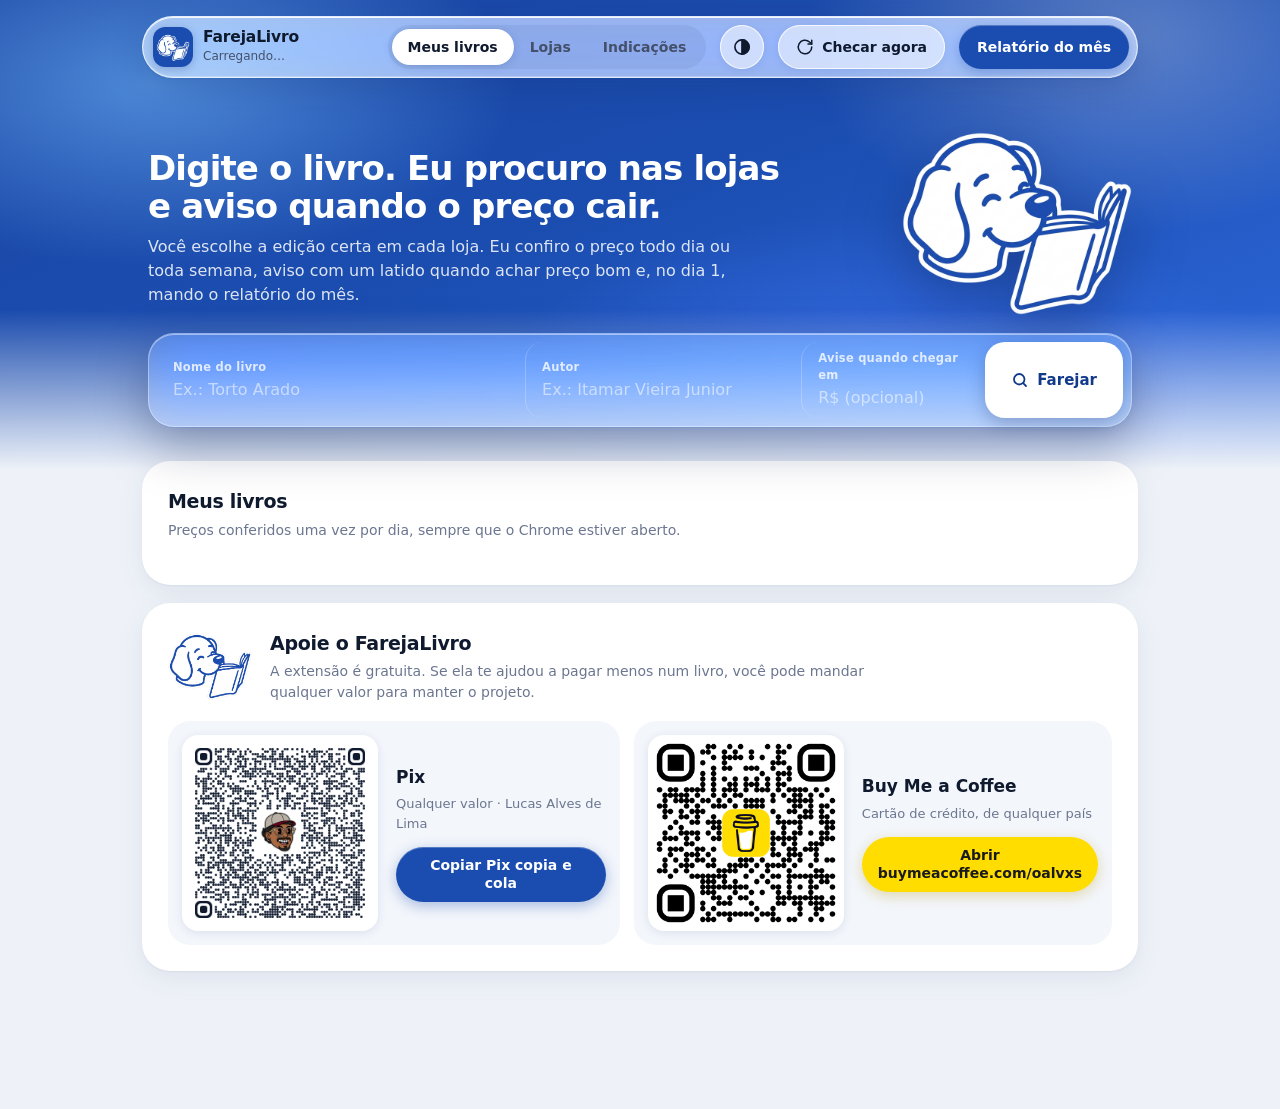
<file: extension/app.html>
<!doctype html>
<html lang="pt-BR">
  <head>
    <meta charset="utf-8" />
    <meta name="viewport" content="width=device-width, initial-scale=1" />
    <title>FarejaLivro</title>
    <link rel="icon" href="icons/icon32.png" />
    <script src="theme.js"></script>
    <link rel="stylesheet" href="app.css" />
  </head>
  <body>
    <div class="backdrop" aria-hidden="true"></div>
    <div class="edge" id="edge" aria-hidden="true"></div>
    <div class="wrap">
      <header class="topbar glass">
        <div class="brand">
          <img class="appicon" src="icons/icon128.png" alt="" />
          <div>
            <div class="name">FarejaLivro</div>
            <div class="status" id="status">Carregando…</div>
          </div>
        </div>
        <div class="spacer"></div>
        <div class="segmented" role="tablist" aria-label="Seções">
          <span class="thumb" aria-hidden="true"></span>
          <button role="tab" id="tab-books" aria-controls="panel-books" aria-selected="true">Meus livros<span class="count" id="countBooks" hidden></span></button>
          <button role="tab" id="tab-stores" aria-controls="panel-stores" aria-selected="false">Lojas</button>
          <button role="tab" id="tab-ind" aria-controls="panel-ind" aria-selected="false">Indicações<span class="count" id="countInd" hidden></span></button>
        </div>
        <button class="btn glassy theme-btn" type="button" data-theme-toggle></button>
        <button class="btn glassy" id="btnCheck" title="Conferir os preços de todos os livros agora">
          <svg viewBox="0 0 24 24" fill="none" stroke="currentColor" stroke-width="2" stroke-linecap="round" stroke-linejoin="round" aria-hidden="true"><path d="M21 12a9 9 0 1 1-3-6.7L21 8"/><path d="M21 3v5h-5"/></svg>
          Checar agora
        </button>
        <button class="btn primary" id="btnReport">Relatório do mês</button>
      </header>

      <section class="hero">
        <div class="hero-grid">
          <div>
        <h1>Digite o livro. Eu procuro nas lojas e aviso quando o preço cair.</h1>
        <p>Você escolhe a edição certa em cada loja. Eu confiro o preço todo dia ou toda semana, aviso com um latido quando achar preço bom e, no dia 1, mando o relatório do mês.</p>
          </div>
          <img class="hero-mark" src="icons/logo-mark.png" alt="" />
        </div>
        <form id="formSearch" class="searchbar" autocomplete="off">
          <div class="field">
            <label for="fTitle">Nome do livro</label>
            <input id="fTitle" type="text" placeholder="Ex.: Torto Arado" required />
          </div>
          <div class="field">
            <label for="fAuthor">Autor</label>
            <input id="fAuthor" type="text" placeholder="Ex.: Itamar Vieira Junior" />
          </div>
          <div class="field">
            <label for="fTarget">Avise quando chegar em</label>
            <input id="fTarget" type="number" min="1" step="0.01" placeholder="R$ (opcional)" />
          </div>
          <button class="btn white" type="submit" id="btnSearch">
            <svg viewBox="0 0 24 24" fill="none" stroke="currentColor" stroke-width="2.4" stroke-linecap="round" aria-hidden="true"><circle cx="11" cy="11" r="7"/><path d="m20 20-3.5-3.5"/></svg>
            Farejar
          </button>
        </form>
      </section>

      <section class="card" id="resultsCard" hidden>
        <div class="card-head">
          <h2 id="resultsTitle">Resultados</h2>
          <div class="spacer"></div>
          <button class="btn quiet" id="btnCloseResults" type="button">Fechar</button>
        </div>
        <p class="sub">Marque a edição que você quer acompanhar em cada loja. O resultado mais parecido já vem marcado.</p>
        <div id="results"></div>
      </section>

      <main>
        <section class="panel active" id="panel-books" role="tabpanel" aria-labelledby="tab-books">
          <div class="card">
            <div class="card-head"><h2>Meus livros</h2></div>
            <p class="sub">Preços conferidos uma vez por dia, sempre que o Chrome estiver aberto.</p>
            <div id="books"></div>
          </div>
        </section>

        <section class="panel" id="panel-stores" role="tabpanel" aria-labelledby="tab-stores">
          <div class="card">
            <div class="card-head"><h2>Conferência e avisos</h2></div>
            <p class="sub">Escolha de quanto em quanto tempo eu confiro os preços e quando você quer ser avisado.</p>
            <div class="cfg-grid">
              <div class="cfg-block">
                <div class="cfg-title" id="freqLabel">Conferir os preços</div>
                <div class="segmented small-seg" role="radiogroup" aria-labelledby="freqLabel">
                  <button type="button" role="radio" data-freq="dia" aria-checked="true">Todo dia</button>
                  <button type="button" role="radio" data-freq="semana" aria-checked="false">Toda semana</button>
                </div>
                <p class="cfg-hint">Todo dia pega promoção relâmpago. Só confere com o Chrome aberto.</p>
              </div>
              <div class="cfg-block">
                <div class="cfg-title">Me avisar quando</div>
                <label class="cfg-row"><span class="switch"><input type="checkbox" id="cAlvo" /><span></span></span>chegar no preço-alvo que eu definir</label>
                <label class="cfg-row"><span class="switch"><input type="checkbox" id="cMinimo" /><span></span></span>chegar no menor preço que eu já vi</label>
                <div class="cfg-row">
                  <label class="cfg-row-inner" for="cQueda"><span class="switch"><input type="checkbox" id="cQueda" /><span></span></span>o preço cair</label>
                  <select id="cQuedaPct" aria-label="Porcentagem de queda">
                    <option value="5">5%</option><option value="10">10%</option><option value="15">15%</option><option value="20">20%</option><option value="30">30%</option>
                  </select>
                  <span>ou mais</span>
                </div>
              </div>
              <div class="cfg-block">
                <div class="cfg-title">Som do aviso</div>
                <label class="cfg-row"><span class="switch"><input type="checkbox" id="cLatido" /><span></span></span>Latido</label>
                <button class="btn glassy small-btn" type="button" id="btnOuvir">
                  <svg viewBox="0 0 24 24" fill="none" stroke="currentColor" stroke-width="2" stroke-linecap="round" stroke-linejoin="round" aria-hidden="true"><path d="M11 5 6 9H3v6h3l5 4V5z"/><path d="M15.5 8.5a5 5 0 0 1 0 7"/><path d="M19 5a10 10 0 0 1 0 14"/></svg>
                  Ouvir latido
                </button>
              </div>
            </div>
            <div class="msg ok" id="cfgMsg" role="status"></div>
          </div>
          <div class="card">
            <div class="card-head"><h2>Lojas</h2></div>
            <p class="sub">Ligue só as lojas onde você quer que eu procure.</p>
            <table class="stores" id="stores"></table>
          </div>
          <div class="card">
            <div class="card-head"><h2>Adicionar uma loja</h2></div>
            <p class="sub">Funciona com a maioria das livrarias online. Leva 30 segundos.</p>
            <div class="steps">
              <div>Abra o site da loja e pesquise a palavra <b>livro</b>.</div>
              <div>Copie o endereço da página de resultados, na barra do Chrome.</div>
              <div>Cole aqui embaixo, dê um nome e clique em Adicionar.</div>
            </div>
            <form id="formStore" class="inline-form">
              <div>
                <label for="sName">Nome da loja</label>
                <input type="text" id="sName" placeholder="Ex.: Livraria Cultura" required />
              </div>
              <div>
                <label for="sUrl">Endereço da busca pela palavra "livro"</label>
                <input type="url" id="sUrl" placeholder="https://www.loja.com.br/busca?q=livro" required />
              </div>
              <button class="btn primary" type="submit">Adicionar loja</button>
            </form>
            <div id="storeMsg" class="msg" role="status"></div>
          </div>
        </section>

        <section class="panel" id="panel-ind" role="tabpanel" aria-labelledby="tab-ind">
          <div class="card">
            <div class="card-head"><h2>Indicações de livros</h2><div class="spacer"></div><span class="pill" id="indStatus" hidden></span></div>
            <p class="sub">Escolha as categorias que você quer ver. Gostou de um livro? Compre pelo link ou mande o FarejaLivro vigiar o preço.</p>
            <div class="catsearch">
              <label class="catbar" for="catSearch">
                <svg viewBox="0 0 24 24" fill="none" stroke="currentColor" stroke-width="2.4" stroke-linecap="round" aria-hidden="true"><circle cx="11" cy="11" r="7"/><path d="m20 20-3.5-3.5"/></svg>
                <input id="catSearch" type="text" autocomplete="off" placeholder="Pesquisar categoria (ex.: terror, romance)" aria-label="Pesquisar categoria" aria-controls="catDrop" aria-expanded="false" />
              </label>
              <div class="catdrop" id="catDrop" role="listbox" aria-label="Categorias" hidden></div>
            </div>
            <div class="catline" id="catLine"></div>
            <label class="avisar">
              <span class="switch"><input type="checkbox" id="indAvisar" /><span></span></span>
              Avisar quando chegar indicação nova nas minhas categorias
            </label>
          </div>

          <div class="card">
            <div class="card-head">
              <img src="icons/logo-mark.png" alt="" class="ind-mark" />
              <h2>Da equipe FarejaLivro</h2>
              <span class="pill aff">Links de afiliado</span>
            </div>
            <p class="aff-note">Os botões <b>Comprar no Mercado Livre</b> desta seção são links de afiliado. Se você comprar por eles, o FarejaLivro ganha uma pequena comissão e você não paga nada a mais. Esse dinheiro ajuda a equipe a crescer e a lançar o FarejaLivro como app para celular.</p>
            <div id="indTeam" class="ind-grid"></div>
          </div>

          <div class="card">
            <div class="card-head">
              <h2>Dos leitores</h2>
              <span class="pill">Revisadas pela equipe</span>
              <div class="spacer"></div>
              <button class="btn primary" type="button" id="btnIndicar">
                <svg viewBox="0 0 24 24" fill="none" stroke="currentColor" stroke-width="2.4" stroke-linecap="round" aria-hidden="true"><path d="M12 5v14"/><path d="M5 12h14"/></svg>
                Indicar um livro
              </button>
            </div>
            <p class="sub">Indicações enviadas por quem usa o FarejaLivro. A equipe lê cada uma antes de publicar.</p>
            <div id="indReaders"></div>
          </div>
          <p class="ind-foot">Transparência: só os botões “Comprar no Mercado Livre” da equipe são links de afiliado. Os links de preço em Meus livros e as indicações dos leitores não têm comissão nenhuma.</p>
        </section>
      </main>

      <section class="card support" id="apoie" aria-labelledby="apoieTitle">
        <div class="support-intro">
          <img src="icons/logo-mark.png" alt="" />
          <div>
            <h2 id="apoieTitle">Apoie o FarejaLivro</h2>
            <p class="sub">A extensão é gratuita. Se ela te ajudou a pagar menos num livro, você pode mandar qualquer valor para manter o projeto.</p>
          </div>
        </div>
        <div class="support-grid">
          <div class="tile">
            <div class="qr"><img src="icons/qr-pix.png" alt="QR code Pix para apoiar o FarejaLivro" /></div>
            <div class="tile-body">
              <b>Pix</b>
              <span class="muted">Qualquer valor · Lucas Alves de Lima</span>
              <button class="btn primary" type="button" id="btnPix">Copiar Pix copia e cola</button>
            </div>
          </div>
          <div class="tile">
            <div class="qr"><img src="icons/qr-bmc.png" alt="QR code do Buy Me a Coffee" /></div>
            <div class="tile-body">
              <b>Buy Me a Coffee</b>
              <span class="muted">Cartão de crédito, de qualquer país</span>
              <a class="btn bmc" href="https://www.buymeacoffee.com/oalvxs" target="_blank" rel="noopener">Abrir buymeacoffee.com/oalvxs</a>
            </div>
          </div>
        </div>
      </section>
    </div>

    <div class="selbar glass" id="selbar" role="region" aria-label="Itens marcados">
      <span id="selCount">Nada marcado</span>
      <button class="btn primary" id="btnSave" disabled>Monitorar marcados</button>
    </div>

    <div class="overlay" id="indModal" hidden>
      <div class="card modal" role="dialog" aria-modal="true" aria-labelledby="indModalTitle">
        <form id="formIndicar" class="modal-form">
          <div>
            <h2 id="indModalTitle">Indicar um livro</h2>
            <p class="sub">Sua indicação aparece para outros leitores depois que a equipe revisar.</p>
          </div>
          <div class="grid2">
            <div class="fld"><label for="iTitulo">Nome do livro</label><input id="iTitulo" type="text" maxlength="200" required placeholder="Ex.: Torto Arado" /></div>
            <div class="fld"><label for="iAutor">Autor</label><input id="iAutor" type="text" maxlength="200" required placeholder="Ex.: Itamar Vieira Junior" /></div>
          </div>
          <div class="fld"><label for="iCat">Categoria</label><select id="iCat" required></select></div>
          <div class="fld"><label for="iTexto">Por que você indica? (<span id="iCount">0</span>/280)</label><textarea id="iTexto" maxlength="280" required placeholder="Conte em poucas linhas o que você gostou."></textarea></div>
          <div class="fld"><label for="iNome">Seu nome ou @ (opcional)</label><input id="iNome" type="text" maxlength="60" placeholder="Aparece como “Indicado por…”. Em branco, fica anônimo." /></div>
          <label class="consent"><input type="checkbox" id="iOk" required />Concordo que minha indicação pode aparecer para outros leitores do FarejaLivro.</label>
          <div class="msg err" id="iMsg" role="alert"></div>
          <div class="modal-actions">
            <button class="btn quiet" type="button" id="btnIndCancelar">Cancelar</button>
            <button class="btn primary" type="submit" id="btnIndEnviar">Enviar indicação</button>
          </div>
        </form>
        <div class="modal-done" id="indDone" hidden>
          <img src="icons/logo-mark.png" alt="" />
          <h2>Recebemos sua indicação!</h2>
          <p class="sub">A equipe lê cada indicação. Quando a sua for aprovada, ela aparece em “Dos leitores”.</p>
          <button class="btn primary" type="button" id="btnIndFechar">Fechar</button>
        </div>
      </div>
    </div>

    <script src="stores.js"></script>
    <script src="extractor.js"></script>
    <script src="engine.js"></script>
    <script src="config.js"></script>
    <script src="indicacoes.js"></script>
    <script src="app.js"></script>
    <script src="ind-ui.js"></script>
    <script src="avisos-ui.js"></script>
  </body>
</html>
</file>
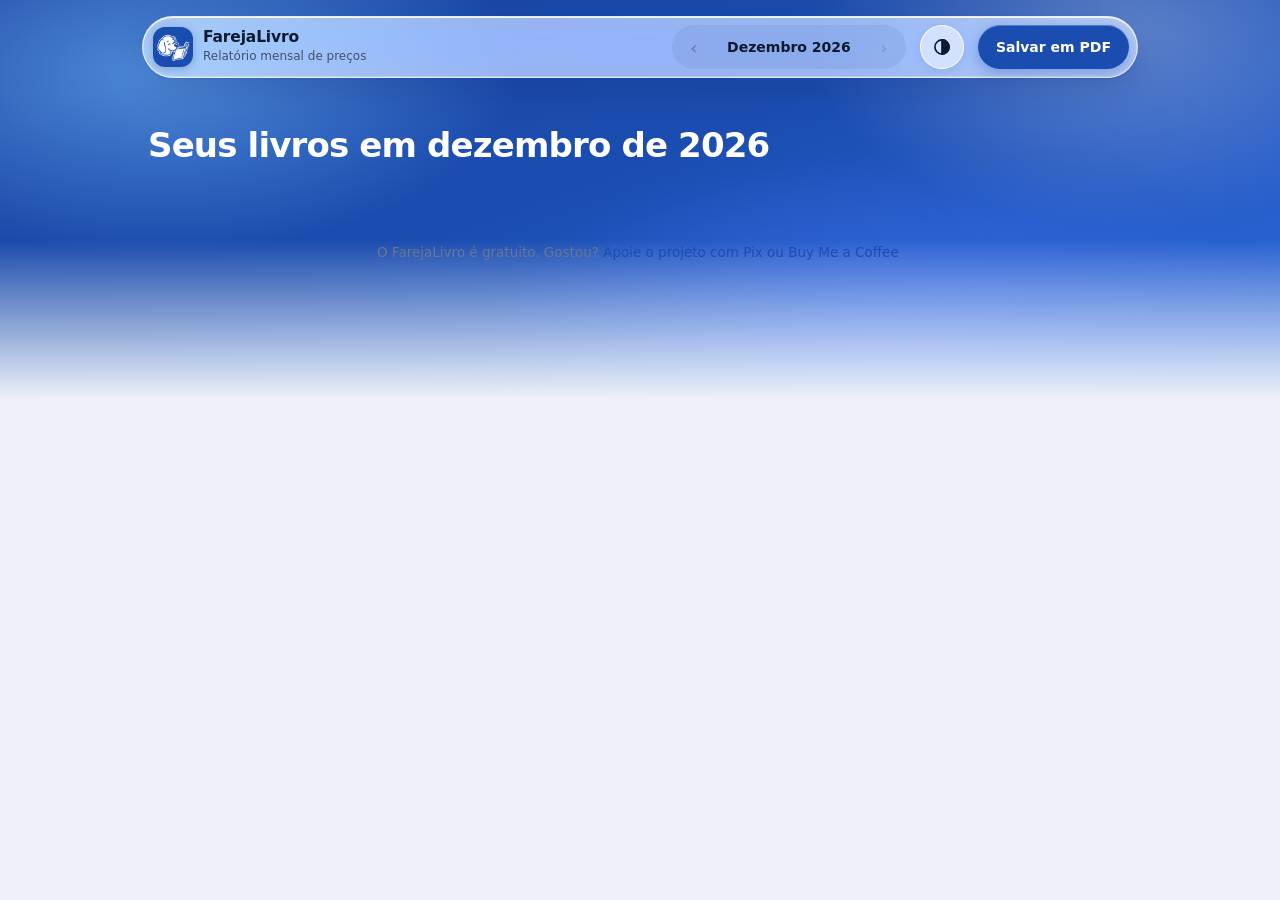
<file: extension/report.html>
<!doctype html>
<html lang="pt-BR">
  <head>
    <meta charset="utf-8" />
    <meta name="viewport" content="width=device-width, initial-scale=1" />
    <title>Relatório de preços — FarejaLivro</title>
    <link rel="icon" href="icons/icon32.png" />
    <script src="theme.js"></script>
    <link rel="stylesheet" href="app.css" />
    <style>
      .backdrop { height: 400px; }
      .monthnav { display: inline-flex; align-items: center; gap: 2px; padding: 4px; border-radius: 999px; background: rgba(15, 26, 46, 0.06); }
      .monthnav .btn { min-height: 36px; width: 36px; padding: 0; font-size: 18px; }
      .monthnav .label { font-weight: 600; font-size: 14px; padding: 0 10px; min-width: 150px; text-align: center; text-transform: capitalize; }
      .hero { padding: 48px 6px 30px; }
      .kpis { display: grid; grid-template-columns: repeat(auto-fit, minmax(170px, 1fr)); gap: 10px; margin: 16px 0 6px; }
      .kpi { background: var(--surface-2); border-radius: 18px; padding: 14px 16px; }
      .kpi .v { font-size: 24px; font-weight: 750; letter-spacing: -0.02em; line-height: 1.15; }
      .kpi .l { font-size: 12.5px; color: var(--muted); margin-top: 2px; }
      .kpi.main { background: var(--brand); color: #fff; }
      .kpi.main .l { color: rgba(255, 255, 255, 0.8); }
      .kpi .v.down { color: var(--down); }
      .kpi .v.up { color: var(--up); }
      table.rep { width: 100%; border-collapse: collapse; font-size: 14px; margin-top: 8px; }
      table.rep th { text-align: right; font-size: 12px; color: var(--muted); font-weight: 600; padding: 8px 10px; border-bottom: 1px solid var(--line); }
      table.rep th:first-child, table.rep td:first-child { text-align: left; }
      table.rep td { text-align: right; padding: 10px; border-bottom: 1px solid var(--line); white-space: nowrap; }
      table.rep tr:last-child td { border-bottom: 0; }
      .chip { display: inline-block; width: 10px; height: 10px; border-radius: 3px; margin-right: 8px; vertical-align: 0; }
      .chg.down { color: var(--down); font-weight: 600; }
      .chg.up { color: var(--up); font-weight: 600; }
      svg.chart { width: 100%; height: auto; display: block; margin: 14px 0 4px; }
      svg.chart text { font: 11px system-ui, sans-serif; fill: var(--chart-text); }
      .book-rep { break-inside: avoid; }
      @media print {
        body { background: #fff; }
        .backdrop, .noprint { display: none !important; }
        .hero { color: var(--ink); padding: 0 0 12px; }
        .hero p { color: var(--muted); }
        .card { box-shadow: none; border: 1px solid var(--line); }
        .kpi.main { -webkit-print-color-adjust: exact; print-color-adjust: exact; }
      }
    </style>
  </head>
  <body>
    <div class="backdrop" aria-hidden="true"></div>
    <div class="wrap">
      <header class="topbar glass noprint">
        <div class="brand">
          <img class="appicon" src="icons/icon128.png" alt="" />
          <div>
            <div class="name">FarejaLivro</div>
            <div class="status">Relatório mensal de preços</div>
          </div>
        </div>
        <div class="spacer"></div>
        <div class="monthnav" role="group" aria-label="Escolher mês">
          <button class="btn quiet" id="prev" aria-label="Mês anterior">‹</button>
          <span class="label" id="monthLabel"></span>
          <button class="btn quiet" id="next" aria-label="Próximo mês">›</button>
        </div>
        <button class="btn glassy theme-btn" type="button" data-theme-toggle></button>
        <button class="btn primary" id="print">Salvar em PDF</button>
      </header>
      <section class="hero">
        <h1 id="title">Relatório de preços</h1>
        <p id="subtitle"></p>
      </section>
      <div id="content"></div>
      <p class="noprint" style="text-align:center;color:var(--muted);font-size:13.5px;margin:22px 0 0">
        O FarejaLivro é gratuito. Gostou? <a href="app.html#apoie">Apoie o projeto com Pix ou Buy Me a Coffee</a>.
      </p>
    </div>
    <script src="stores.js"></script>
    <script src="engine.js"></script>
    <script src="report.js"></script>
  </body>
</html>
</file>
<file: extension/app.css>
/* FarejaLivro — visual "Liquid Glass" para a web.
   Regra principal: vidro só na camada de navegação e controles (barra do topo,
   abas, barra de busca, barra de seleção). Conteúdo (livros, resultados, tabelas)
   fica em superfícies sólidas, para leitura limpa. */

:root {
  --brand: #1b4db0;
  --brand-2: #2f6be0;
  --brand-ink: #123a8a;
  --brand-50: #eaf1ff;
  --brand-100: #d6e3ff;
  --bg: #eef2f8;
  --card: #ffffff;
  --ink: #0f1a2e;
  --ink-2: #44506a;
  --muted: #6b7690;
  --line: #e3e8f2;
  --down: #0a8a5a;
  --down-50: #e2f6ee;
  --up: #c2410c;
  --warn: #9a5b00;
  --warn-50: #fff3dc;

  --link: #1b4db0;
  --up-50: #fff1ea;
  --surface-2: #f3f6fb;
  --hover: #f4f7fc;
  --field: #fafbfe;
  --switch-off: #dfe4ee;
  --seg-bg: rgba(15, 26, 46, 0.06);
  --seg-thumb: #ffffff;
  --glassy-bg: rgba(255, 255, 255, 0.55);
  --glassy-ring: rgba(255, 255, 255, 0.8);
  --glassy-hover: rgba(255, 255, 255, 0.8);
  --card-shadow: 0 1px 2px rgba(16, 38, 96, 0.05), 0 8px 28px rgba(16, 38, 96, 0.07);
  --hero-1: #1a45a3;
  --hero-2: #1b4db0;
  --hero-3: #2f6be0;
  --chart-grid: #e8edf6;
  --chart-text: #8a93a8;
  color-scheme: light;

  --glass-bg: rgba(255, 255, 255, 0.58);
  --glass-border: rgba(255, 255, 255, 0.72);
  --glass-shadow: 0 10px 34px rgba(16, 38, 96, 0.18), 0 1px 2px rgba(16, 38, 96, 0.08);
  --glass-hl: inset 0 1px 0 rgba(255, 255, 255, 0.9), inset 0 -1px 0 rgba(255, 255, 255, 0.25);
  --glass-blur: blur(22px) saturate(180%);

  --r-xl: 28px;
  --r-lg: 22px;
  --r-md: 16px;
  --r-sm: 12px;
  --ease: cubic-bezier(0.2, 0.8, 0.2, 1);
  --spring: cubic-bezier(0.34, 1.4, 0.5, 1);
}

* { box-sizing: border-box; }
html, body { margin: 0; }
body {
  background: var(--bg);
  color: var(--ink);
  font: 15px/1.5 system-ui, -apple-system, "Segoe UI Variable", "Segoe UI", Roboto, sans-serif;
  -webkit-font-smoothing: antialiased;
  min-height: 100vh;
}
a { color: var(--link); text-decoration: none; }
a:hover { text-decoration: underline; }
:focus-visible { outline: 3px solid rgba(47, 107, 224, 0.55); outline-offset: 2px; border-radius: 10px; }

/* ---------- Fundo azul da marca (dá o que o vidro refratar) ---------- */
.backdrop {
  position: absolute; inset: 0 0 auto 0; height: 470px; z-index: -1; overflow: hidden;
  background:
    radial-gradient(520px 260px at 12% 18%, rgba(120, 190, 255, 0.55), transparent 70%),
    radial-gradient(460px 280px at 88% 8%, rgba(255, 255, 255, 0.28), transparent 70%),
    radial-gradient(600px 300px at 70% 90%, rgba(70, 120, 255, 0.6), transparent 70%),
    linear-gradient(160deg, var(--hero-1) 0%, var(--hero-2) 45%, var(--hero-3) 100%);
}
.backdrop::after {
  content: ""; position: absolute; inset: auto 0 0 0; height: 160px;
  background: linear-gradient(180deg, transparent, var(--bg));
}

.wrap { max-width: 1040px; margin: 0 auto; padding: 16px 22px 120px; }

/* ---------- Vidro ---------- */
.glass {
  background: var(--glass-bg);
  -webkit-backdrop-filter: var(--glass-blur);
  backdrop-filter: var(--glass-blur);
  border: 1px solid var(--glass-border);
  box-shadow: var(--glass-shadow), var(--glass-hl);
}

/* Barra do topo flutuante */
.topbar {
  position: sticky; top: 14px; z-index: 20;
  display: flex; align-items: center; gap: 14px;
  padding: 8px 8px 8px 10px; border-radius: 999px;
}
.brand { display: flex; align-items: center; gap: 10px; min-width: 0; }
.brand .appicon { width: 40px; height: 40px; border-radius: 12px; display: block; box-shadow: 0 2px 8px rgba(16, 38, 96, 0.25); }
.brand .name { font-weight: 700; font-size: 15.5px; letter-spacing: -0.01em; line-height: 1.15; white-space: nowrap; }
.brand .status { font-size: 12px; color: var(--ink-2); white-space: nowrap; display: flex; align-items: center; gap: 6px; }
.spacer { flex: 1; }

/* Controle segmentado (abas) com indicador que desliza */
.segmented {
  position: relative; display: inline-flex; padding: 4px; border-radius: 999px;
  background: var(--seg-bg);
}
.segmented button {
  position: relative; z-index: 1; border: 0; background: none; cursor: pointer;
  font: inherit; font-weight: 600; font-size: 14px; color: var(--ink-2);
  min-height: 36px; padding: 0 16px; border-radius: 999px; transition: color 0.2s var(--ease);
}
.segmented button[aria-selected="true"] { color: var(--ink); }
.segmented .count {
  display: inline-block; min-width: 20px; padding: 0 6px; margin-left: 6px; border-radius: 99px;
  font-size: 11.5px; line-height: 18px; background: var(--brand); color: #fff;
}
.segmented .thumb {
  position: absolute; z-index: 0; top: 4px; bottom: 4px; left: 0; border-radius: 999px;
  background: var(--seg-thumb); box-shadow: 0 2px 8px rgba(16, 38, 96, 0.16), 0 0 0 0.5px rgba(16, 38, 96, 0.06);
  transition: transform 0.45s var(--spring), width 0.45s var(--spring);
}

/* Botões */
.btn {
  font: inherit; font-weight: 600; font-size: 14px; cursor: pointer; border: 0;
  min-height: 44px; padding: 0 18px; border-radius: 999px;
  display: inline-flex; align-items: center; justify-content: center; gap: 8px; white-space: nowrap;
  transition: transform 0.18s var(--ease), background 0.2s, box-shadow 0.2s, opacity 0.2s;
}
.btn:active { transform: scale(0.96); }
.btn:disabled { opacity: 0.45; cursor: default; transform: none; }
.btn.primary { background: var(--brand); color: #fff; box-shadow: 0 4px 14px rgba(27, 77, 176, 0.35), inset 0 1px 0 rgba(255, 255, 255, 0.25); }
.btn.primary:hover:not(:disabled) { background: #1846a3; }
.btn.glassy { background: var(--glassy-bg); color: var(--ink); box-shadow: inset 0 0 0 1px var(--glassy-ring), 0 2px 8px rgba(16, 38, 96, 0.08); }
.btn.glassy:hover:not(:disabled) { background: var(--glassy-hover); }
.btn.white { background: #fff; color: var(--brand-ink); box-shadow: 0 6px 18px rgba(8, 26, 80, 0.25); }
.btn.quiet { background: none; color: var(--muted); min-height: 36px; padding: 0 10px; font-weight: 500; }
.btn.quiet:hover { color: var(--ink); background: var(--hover); }
.btn.quiet.danger:hover { color: var(--up); background: var(--up-50); }
.btn svg { width: 18px; height: 18px; }

/* ---------- Hero com a busca ---------- */
.hero { padding: 54px 6px 34px; color: #fff; }
.hero h1 { font-size: 34px; line-height: 1.12; letter-spacing: -0.025em; margin: 0 0 10px; max-width: 640px; }
.hero p { margin: 0 0 26px; font-size: 16px; color: rgba(255, 255, 255, 0.85); max-width: 600px; }

.searchbar {
  display: grid; grid-template-columns: 1.6fr 1.2fr 0.8fr auto; align-items: stretch;
  padding: 8px; gap: 0; border-radius: 26px;
  background: rgba(255, 255, 255, 0.16);
  -webkit-backdrop-filter: var(--glass-blur); backdrop-filter: var(--glass-blur);
  border: 1px solid rgba(255, 255, 255, 0.35);
  box-shadow: 0 18px 50px rgba(6, 22, 70, 0.35), inset 0 1px 0 rgba(255, 255, 255, 0.45);
}
.field { padding: 8px 16px; border-radius: 18px; transition: background 0.2s; display: flex; flex-direction: column; justify-content: center; }
.field + .field { border-left: 1px solid rgba(255, 255, 255, 0.22); }
.field:focus-within { background: rgba(255, 255, 255, 0.16); }
.field label { font-size: 11.5px; font-weight: 600; letter-spacing: 0.02em; color: rgba(255, 255, 255, 0.78); }
.field input {
  border: 0; background: none; outline: none; font: inherit; font-size: 16px; font-weight: 500;
  color: #fff; padding: 2px 0 0; width: 100%; min-height: 26px;
}
.field input::placeholder { color: rgba(255, 255, 255, 0.55); }
.searchbar .btn { min-height: 56px; padding: 0 26px; border-radius: 20px; font-size: 15px; }
@media (max-width: 820px) {
  .searchbar { grid-template-columns: 1fr; border-radius: 24px; }
  .field + .field { border-left: 0; border-top: 1px solid rgba(255, 255, 255, 0.22); }
  .topbar { flex-wrap: wrap; border-radius: 26px; }
}

/* Marca no hero */
.hero-grid { display: grid; grid-template-columns: 1fr 230px; align-items: end; gap: 20px; }
.hero-mark { width: 230px; margin-bottom: 18px; filter: drop-shadow(0 18px 30px rgba(6, 22, 70, 0.35)); animation: float 6s ease-in-out infinite; }
@keyframes float { 50% { transform: translateY(-8px) rotate(-1.5deg); } }
@media (max-width: 820px) { .hero-grid { grid-template-columns: 1fr; } .hero-mark { display: none; } }

/* Efeito de borda ao rolar: o conteúdo some suave por trás da barra do topo */
.edge {
  position: fixed; inset: 0 0 auto 0; height: 96px; z-index: 15; pointer-events: none;
  background: linear-gradient(var(--bg) 40%, transparent);
  opacity: 0; transition: opacity 0.25s var(--ease);
}
.edge.on { opacity: 1; }

/* ---------- Conteúdo (superfícies sólidas) ---------- */
.panel { display: none; }
.panel.active { display: block; animation: rise 0.35s var(--ease); }
@keyframes rise { from { opacity: 0; transform: translateY(8px); } }

.card {
  background: var(--card); border-radius: var(--r-xl); padding: 26px;
  box-shadow: var(--card-shadow);
  margin-bottom: 18px;
}
.card-head { display: flex; align-items: baseline; gap: 12px; margin-bottom: 4px; }
.card h2 { font-size: 19px; letter-spacing: -0.015em; margin: 0; }
.sub { color: var(--muted); font-size: 14px; margin: 0 0 18px; }
.empty { text-align: center; padding: 34px 10px 20px; color: var(--muted); }
.empty img { width: 120px; opacity: 0.95; margin-bottom: 6px; }
.empty b { display: block; color: var(--ink); font-size: 16px; margin-bottom: 4px; }

.pill { display: inline-flex; align-items: center; gap: 6px; font-size: 12px; font-weight: 600; padding: 3px 10px; border-radius: 99px; background: var(--surface-2); color: var(--muted); white-space: nowrap; }
.pill.ok { background: var(--brand-50); color: var(--link); }
.pill.down { background: var(--down-50); color: var(--down); }
.pill.err { background: var(--warn-50); color: var(--warn); }
.dot { width: 7px; height: 7px; border-radius: 50%; background: currentColor; display: inline-block; }
.spin { width: 12px; height: 12px; border-radius: 50%; border: 2px solid currentColor; border-right-color: transparent; animation: spin 0.8s linear infinite; display: inline-block; }
@keyframes spin { to { transform: rotate(1turn); } }

/* Resultados da busca */
.store-block { padding: 18px 0 8px; border-top: 1px solid var(--line); }
.store-block:first-of-type { border-top: 0; padding-top: 4px; }
.store-head { display: flex; align-items: center; gap: 10px; margin-bottom: 10px; flex-wrap: wrap; }
.store-head strong { font-size: 15px; }
.store-head a { font-size: 13px; }
.result {
  display: grid; grid-template-columns: 26px 48px 1fr auto; gap: 14px; align-items: center;
  padding: 10px 12px; border-radius: var(--r-md); cursor: pointer;
  transition: background 0.18s, box-shadow 0.18s;
}
.result:hover { background: var(--hover); }
.result.sel { background: var(--brand-50); box-shadow: inset 0 0 0 1.5px var(--brand-100); }
.result input { width: 20px; height: 20px; accent-color: var(--brand); cursor: pointer; }
.ph { object-fit: contain !important; padding: 8px; background: var(--brand-50) !important; }
.thumb-img { width: 48px; height: 66px; object-fit: contain; border-radius: 6px; background: var(--surface-2); }
.result .t { font-weight: 600; font-size: 14.5px; line-height: 1.3; }
.result .m { color: var(--muted); font-size: 13px; }
.result .p { text-align: right; white-space: nowrap; }
.result .p b { font-size: 16px; display: block; }
.result .p a { font-size: 12.5px; }
.tag { font-size: 11px; font-weight: 600; padding: 1px 7px; border-radius: 6px; background: var(--warn-50); color: var(--warn); margin-left: 6px; vertical-align: 1px; }

/* Barra de seleção flutuante (vidro) */
.selbar {
  position: fixed; left: 50%; bottom: 22px; z-index: 30;
  display: flex; align-items: center; gap: 14px; padding: 8px 8px 8px 22px; border-radius: 999px;
  transform: translate(-50%, 140%); opacity: 0;
  transition: transform 0.5s var(--spring), opacity 0.25s var(--ease);
}
.selbar.show { transform: translate(-50%, 0); opacity: 1; }
.selbar span { font-weight: 600; font-size: 14px; white-space: nowrap; }

/* Livros */
.book { display: grid; grid-template-columns: 76px 1fr; gap: 20px; padding: 22px 0; border-top: 1px solid var(--line); }
.book:first-child { border-top: 0; padding-top: 2px; }
.book .cover { width: 76px; height: 106px; object-fit: contain; border-radius: 8px; background: var(--surface-2); box-shadow: 0 6px 16px rgba(16, 38, 96, 0.12); }
.book-top { display: flex; gap: 16px; align-items: flex-start; flex-wrap: wrap; }
.book h3 { margin: 0; font-size: 17px; letter-spacing: -0.01em; }
.book .by { color: var(--muted); font-size: 13.5px; }
.bestbox { margin-left: auto; text-align: right; }
.bestbox .v { font-size: 26px; font-weight: 750; letter-spacing: -0.02em; color: var(--brand-ink); line-height: 1.1; }
.bestbox .l { font-size: 12.5px; color: var(--muted); }
.spark { display: block; margin: 6px 0 0 auto; }
.items { width: 100%; border-collapse: collapse; font-size: 14px; margin-top: 12px; table-layout: fixed; }
.items td:nth-child(1) { width: 26%; }
.items td:nth-child(2) { overflow: hidden; text-overflow: ellipsis; white-space: nowrap; }
.items td:nth-child(3) { width: 150px; }
.items td:nth-child(4) { width: 110px; }
.items td { padding: 9px 10px 9px 0; border-top: 1px solid var(--line); vertical-align: middle; }
.items td.store { font-weight: 600; white-space: nowrap; }
.items td.muted, .muted { color: var(--muted); }
.items td.price { font-weight: 700; white-space: nowrap; text-align: right; }
.items td.x { width: 40px; text-align: right; padding-right: 0; }
.items tr.best td.price a { color: var(--down); }
.book-actions { display: flex; gap: 4px; margin-top: 8px; margin-left: -10px; }

/* Lojas */
.stores { width: 100%; border-collapse: collapse; }
.stores td { padding: 12px 10px 12px 0; border-top: 1px solid var(--line); font-size: 14.5px; vertical-align: middle; }
.stores tr:first-child td { border-top: 0; }
.switch { position: relative; width: 51px; height: 31px; display: inline-block; }
.switch input { position: absolute; opacity: 0; inset: 0; margin: 0; cursor: pointer; }
.switch span { position: absolute; inset: 0; background: var(--switch-off); border-radius: 99px; transition: background 0.25s var(--ease); pointer-events: none; }
.switch span::after {
  content: ""; position: absolute; width: 27px; height: 27px; left: 2px; top: 2px; border-radius: 50%; background: #fff;
  box-shadow: 0 3px 8px rgba(0, 0, 0, 0.15), 0 1px 1px rgba(0, 0, 0, 0.12); transition: transform 0.35s var(--spring);
}
.switch input:checked + span { background: var(--brand); }
.switch input:checked + span::after { transform: translateX(20px); }
.switch input:focus-visible + span { outline: 3px solid rgba(47, 107, 224, 0.55); outline-offset: 2px; }

.steps { display: grid; grid-template-columns: repeat(3, 1fr); gap: 12px; margin: 4px 0 18px; counter-reset: s; }
.steps div { background: var(--surface-2); border-radius: var(--r-md); padding: 14px 16px; font-size: 14px; color: var(--ink-2); }
.steps div::before { counter-increment: s; content: counter(s); display: grid; place-items: center; width: 24px; height: 24px; border-radius: 50%; background: var(--brand); color: #fff; font-weight: 700; font-size: 12.5px; margin-bottom: 6px; }
@media (max-width: 700px) { .steps { grid-template-columns: 1fr; } }
.inline-form { display: grid; grid-template-columns: 1fr 2fr auto; gap: 10px; align-items: end; }
@media (max-width: 700px) { .inline-form { grid-template-columns: 1fr; } }
.inline-form label { display: block; font-size: 12.5px; font-weight: 600; color: var(--muted); margin: 0 0 6px 4px; }
.inline-form input {
  width: 100%; min-height: 44px; padding: 0 14px; border-radius: var(--r-sm); border: 1px solid var(--line);
  font: inherit; background: var(--field); color: var(--ink); transition: border-color 0.2s, box-shadow 0.2s;
}
.inline-form input:focus { outline: none; border-color: var(--brand-2); box-shadow: 0 0 0 4px rgba(47, 107, 224, 0.15); background: var(--card); }
.msg { font-size: 14px; margin-top: 12px; }
.msg.err { color: var(--warn); }
.msg.ok { color: var(--down); }

.progress { height: 4px; width: 90px; background: var(--seg-bg); border-radius: 99px; overflow: hidden; display: inline-block; }
.progress i { display: block; height: 100%; background: var(--brand); width: 0; transition: width 0.3s; }


/* Apoio */
.support-intro { display: flex; gap: 18px; align-items: center; margin-bottom: 18px; }
.support-intro img { width: 84px; flex: none; }
.support-intro .sub { margin: 4px 0 0; max-width: 620px; }
.support-grid { display: grid; grid-template-columns: 1fr 1fr; gap: 14px; }
@media (max-width: 760px) { .support-grid { grid-template-columns: 1fr; } }
.tile { display: flex; gap: 18px; align-items: center; background: var(--surface-2); border-radius: var(--r-lg); padding: 14px; }
.tile .qr { flex: none; width: 196px; height: 196px; background: #fff; border-radius: 16px; padding: 8px; box-shadow: 0 2px 10px rgba(16, 38, 96, 0.1); }
.tile .qr img { width: 100%; height: 100%; display: block; image-rendering: auto; }
.tile-body { display: flex; flex-direction: column; gap: 4px; align-items: flex-start; min-width: 0; }
.tile-body b { font-size: 17px; }
.tile-body .muted { font-size: 13px; margin-bottom: 10px; }
.tile-body .btn { white-space: normal; text-align: center; line-height: 1.25; padding: 10px 16px; }
.btn.bmc { background: #ffdd00; color: #1a1a1a; box-shadow: 0 4px 14px rgba(180, 150, 0, 0.3); }
.btn.bmc:hover { background: #ffe433; text-decoration: none; }
.btn.copied { background: var(--down) !important; }

/* ---------- Modo escuro ---------- */
:root[data-theme="dark"] {
  --brand: #2f62d6;
  --brand-2: #3d78f0;
  --brand-ink: #a9c6ff;
  --brand-50: rgba(61, 120, 240, 0.16);
  --brand-100: rgba(122, 165, 255, 0.32);
  --bg: #0a1020;
  --card: #121a2c;
  --ink: #e8edf7;
  --ink-2: #b6c0d6;
  --muted: #8b97b1;
  --line: #222c43;
  --down: #3fd394;
  --down-50: rgba(63, 211, 148, 0.14);
  --up: #ff9159;
  --up-50: rgba(255, 145, 89, 0.14);
  --warn: #f2b860;
  --warn-50: rgba(242, 184, 96, 0.14);
  --link: #8db4ff;
  --surface-2: #19223a;
  --hover: #172036;
  --field: #0e1527;
  --switch-off: #2b3550;
  --seg-bg: rgba(255, 255, 255, 0.07);
  --seg-thumb: rgba(255, 255, 255, 0.16);
  --glassy-bg: rgba(255, 255, 255, 0.08);
  --glassy-ring: rgba(255, 255, 255, 0.14);
  --glassy-hover: rgba(255, 255, 255, 0.14);
  --card-shadow: 0 0 0 1px rgba(255, 255, 255, 0.05), 0 10px 30px rgba(0, 0, 0, 0.35);
  --hero-1: #0b1d52;
  --hero-2: #122c74;
  --hero-3: #1c46a8;
  --chart-grid: #222c43;
  --chart-text: #7d89a3;
  --glass-bg: rgba(20, 28, 48, 0.55);
  --glass-border: rgba(255, 255, 255, 0.12);
  --glass-shadow: 0 10px 34px rgba(0, 0, 0, 0.45), 0 1px 2px rgba(0, 0, 0, 0.3);
  --glass-hl: inset 0 1px 0 rgba(255, 255, 255, 0.14), inset 0 -1px 0 rgba(255, 255, 255, 0.04);
  color-scheme: dark;
}
:root[data-theme="dark"] .backdrop {
  background:
    radial-gradient(520px 260px at 12% 18%, rgba(80, 140, 255, 0.35), transparent 70%),
    radial-gradient(460px 280px at 88% 8%, rgba(150, 190, 255, 0.14), transparent 70%),
    radial-gradient(600px 300px at 70% 90%, rgba(50, 90, 230, 0.45), transparent 70%),
    linear-gradient(160deg, var(--hero-1) 0%, var(--hero-2) 45%, var(--hero-3) 100%);
}
:root[data-theme="dark"] .segmented .thumb { box-shadow: inset 0 1px 0 rgba(255, 255, 255, 0.18), 0 2px 8px rgba(0, 0, 0, 0.35); }
:root[data-theme="dark"] .btn.white { background: #e8eefc; color: #0e2a6e; }
:root[data-theme="dark"] .book .cover, :root[data-theme="dark"] .thumb-img { box-shadow: 0 6px 16px rgba(0, 0, 0, 0.4); }
:root[data-theme="dark"] .ph { filter: brightness(0.92); }
:root[data-theme="dark"] .switch span::after { background: #f2f5fb; }

/* Botão de tema */
.theme-btn { width: 44px; padding: 0; }
.theme-btn svg { width: 20px; height: 20px; }

/* Troca de tema suave */
.theming, .theming * { transition: background-color 0.35s var(--ease), color 0.35s var(--ease), border-color 0.35s var(--ease), box-shadow 0.35s var(--ease) !important; }

/* ---------- Acessibilidade e compatibilidade ---------- */
@supports not ((backdrop-filter: blur(1px)) or (-webkit-backdrop-filter: blur(1px))) {
  .glass { background: var(--card); }
  .searchbar { background: rgba(14, 44, 120, 0.55); }
}
@media (prefers-reduced-transparency: reduce) {
  .glass { background: var(--card); backdrop-filter: none; -webkit-backdrop-filter: none; }
  .searchbar { background: #163f95; backdrop-filter: none; -webkit-backdrop-filter: none; }
}
@media (prefers-contrast: more) {
  .glass { background: var(--card); border-color: #8a96b0; }
  .searchbar { background: #0f3080; border-color: #fff; }
  .card { box-shadow: 0 0 0 1px #8a96b0; }
}
@media (prefers-reduced-motion: reduce) {
  *, *::before, *::after { transition-duration: 0.01ms !important; animation-duration: 0.01ms !important; }
}

/* ---------- Indicações (1.5) ---------- */
[hidden] { display: none !important; }
.catsearch { position: relative; max-width: 560px; }
.catbar {
  display: flex; align-items: center; gap: 10px; height: 44px; padding: 0 18px; border-radius: 999px;
  background: var(--field); border: 1px solid var(--line); cursor: text; transition: border-color .2s, box-shadow .2s;
}
.catbar svg { width: 17px; height: 17px; flex: none; color: var(--muted); }
.catbar input { flex: 1; min-width: 0; border: 0; background: none; outline: none; font: inherit; font-size: 15px; color: var(--ink); height: 100%; }
.catbar input::placeholder { color: var(--muted); }
.catbar:focus-within { border-color: var(--brand-2); box-shadow: 0 0 0 4px rgba(47, 107, 224, 0.15); background: var(--card); }
.catdrop {
  position: absolute; left: 0; right: 0; top: 52px; z-index: 25; background: var(--card); border-radius: 18px; padding: 6px;
  box-shadow: 0 18px 50px rgba(6, 22, 70, 0.25), 0 0 0 1px var(--line); display: flex; flex-direction: column; max-height: 300px; overflow: auto;
}
.catopt { font: inherit; font-size: 15px; text-align: left; border: 0; background: none; color: var(--ink); min-height: 44px; padding: 0 14px; border-radius: 12px; cursor: pointer; }
.catopt:hover, .catopt:focus-visible { background: var(--brand-50); color: var(--link); outline: none; }
.catempty { padding: 10px 14px; font-size: 14px; color: var(--muted); }
.catline { display: flex; align-items: center; flex-wrap: wrap; column-gap: 40px; row-gap: 6px; margin: 14px 4px 0; font-size: 15px; min-height: 30px; }
.catline-label { font-weight: 700; }
.cat { display: inline-flex; align-items: center; gap: 4px; font-weight: 600; }
.catx { display: inline-grid; place-items: center; width: 28px; height: 28px; padding: 0; border: 0; border-radius: 50%; background: var(--surface-2); color: var(--ink-2); cursor: pointer; opacity: 0; transition: opacity .15s; }
.catx svg { width: 13px; height: 13px; }
.cat:hover .catx, .catx:focus-visible { opacity: 1; }
.catx:hover { background: var(--up-50); color: var(--up); }
@media (hover: none) { .catx { opacity: 1; } }
.avisar { display: flex; align-items: center; gap: 12px; margin-top: 16px; font-size: 14px; color: var(--ink-2); cursor: pointer; }

.ind-mark { width: 42px; height: auto; align-self: center; }
.card-head { flex-wrap: wrap; align-items: center; }
.pill.aff { background: var(--warn-50); color: var(--warn); }
.pill.new { background: var(--brand); color: #fff; }
.aff-note { margin: 8px 0 20px; padding: 12px 16px; border-radius: 14px; background: var(--warn-50); color: var(--ink-2); font-size: 14px; max-width: 780px; }
.ind-grid { display: grid; grid-template-columns: repeat(2, minmax(0, 1fr)); gap: 16px; }
@media (max-width: 760px) { .ind-grid { grid-template-columns: minmax(0, 1fr); } }
.ind-card { display: flex; gap: 18px; padding: 18px; border-radius: 22px; background: var(--surface-2); }
.ind-row { display: flex; gap: 16px; align-items: flex-start; padding: 18px 0; border-top: 1px solid var(--line); }
.ind-row:first-child { border-top: 0; }
.ind-row > .btn { flex: none; }
@media (max-width: 640px) { .ind-row { flex-wrap: wrap; } .ind-row > .btn { width: 100%; } }
.ind-body { display: flex; flex-direction: column; gap: 6px; min-width: 0; flex: 1; }
.ind-body h3 { margin: 0; font-size: 16.5px; line-height: 1.25; letter-spacing: -0.01em; }
.ind-tags, .ind-top { display: flex; gap: 8px; align-items: baseline; flex-wrap: wrap; }
.ind-text { margin: 2px 0 4px; font-size: 14px; color: var(--ink-2); overflow-wrap: anywhere; }
.ind-actions { display: flex; gap: 8px; flex-wrap: wrap; margin-top: auto; padding-top: 4px; }
.small { font-size: 12.5px; }
.ind-cover {
  flex: none; border-radius: 8px; overflow: hidden; display: block; box-shadow: 0 6px 16px rgba(16, 38, 96, 0.18);
  font-family: Georgia, "Times New Roman", serif; font-weight: 700; line-height: 1.15; overflow-wrap: anywhere;
}
.ind-cover img { width: 100%; height: 100%; object-fit: cover; display: block; }
.ind-cover.big { width: 92px; height: 132px; padding: 10px 9px; font-size: 13px; }
.ind-cover.small { width: 54px; height: 78px; padding: 7px 6px; font-size: 10px; }
.ind-cover:has(img) { padding: 0; }
.btn.ml { background: #ffe600; color: #2d3277; box-shadow: 0 4px 14px rgba(160, 140, 0, 0.28); text-decoration: none; }
.btn.ml:hover { background: #fff159; text-decoration: none; }
.btn.soft { background: var(--surface-2); color: var(--ink); box-shadow: inset 0 0 0 1px var(--line); }
.ind-card .btn.soft { background: var(--card); }
.ind-foot { font-size: 13px; color: var(--muted); margin: 4px 8px 18px; max-width: 780px; }

.overlay { position: fixed; inset: 0; z-index: 50; background: rgba(6, 14, 36, 0.55); display: flex; align-items: center; justify-content: center; padding: 20px; overflow: auto; }
.modal { width: 100%; max-width: 580px; margin: auto; }
body.modal-open { overflow: hidden; }
.modal-form { display: flex; flex-direction: column; gap: 14px; }
.modal-form h2 { font-size: 20px; margin: 0; }
.modal-form .sub { margin: 4px 0 0; }
.grid2 { display: grid; grid-template-columns: repeat(2, minmax(0, 1fr)); gap: 12px; }
@media (max-width: 560px) { .grid2 { grid-template-columns: minmax(0, 1fr); } }
.fld label { display: block; font-size: 12.5px; font-weight: 600; color: var(--muted); margin: 0 0 6px 4px; }
.fld input, .fld select, .fld textarea {
  width: 100%; min-height: 44px; padding: 10px 14px; border-radius: var(--r-sm); border: 1px solid var(--line);
  font: inherit; background: var(--field); color: var(--ink);
}
.fld textarea { min-height: 96px; resize: vertical; }
.fld input:focus, .fld select:focus, .fld textarea:focus { outline: none; border-color: var(--brand-2); box-shadow: 0 0 0 4px rgba(47, 107, 224, 0.15); background: var(--card); }
.consent { display: flex; gap: 10px; align-items: flex-start; font-size: 13.5px; color: var(--ink-2); }
.consent input { width: 20px; height: 20px; margin: 0; flex: none; accent-color: var(--brand); }
.modal-actions { display: flex; gap: 10px; justify-content: flex-end; }
.modal-done { text-align: center; padding: 6px 0; }
.modal-done img { width: 120px; }
.modal-done h2 { margin: 8px 0 6px; font-size: 20px; }
.msg:empty { display: none; }
:root[data-theme="dark"] .btn.ml { background: #f5dc00; }

/* Conferência e avisos */
.cfg-grid { display: grid; grid-template-columns: 1fr 1.4fr 1fr; gap: 14px; }
@media (max-width: 860px) { .cfg-grid { grid-template-columns: minmax(0, 1fr); } }
.cfg-block { background: var(--surface-2); border-radius: var(--r-lg); padding: 16px 18px; display: flex; flex-direction: column; gap: 10px; align-items: flex-start; }
.cfg-title { font-weight: 700; font-size: 14.5px; }
.cfg-hint { margin: 0; font-size: 12.5px; color: var(--muted); }
.cfg-row { display: flex; align-items: center; gap: 10px; font-size: 14px; color: var(--ink-2); cursor: pointer; flex-wrap: wrap; }
.cfg-row-inner { display: flex; align-items: center; gap: 10px; cursor: pointer; }
.cfg-row select { min-height: 36px; padding: 0 10px; border-radius: 10px; border: 1px solid var(--line); background: var(--field); color: var(--ink); font: inherit; font-size: 14px; }
.cfg-row select:disabled { opacity: 0.5; }
.small-seg button { font-size: 13.5px; min-height: 34px; padding: 0 14px; }
.small-seg button[aria-checked="true"] { background: var(--seg-thumb); color: var(--ink); box-shadow: 0 2px 8px rgba(16, 38, 96, 0.16); }
.small-btn { min-height: 38px; font-size: 13.5px; }
</file>
